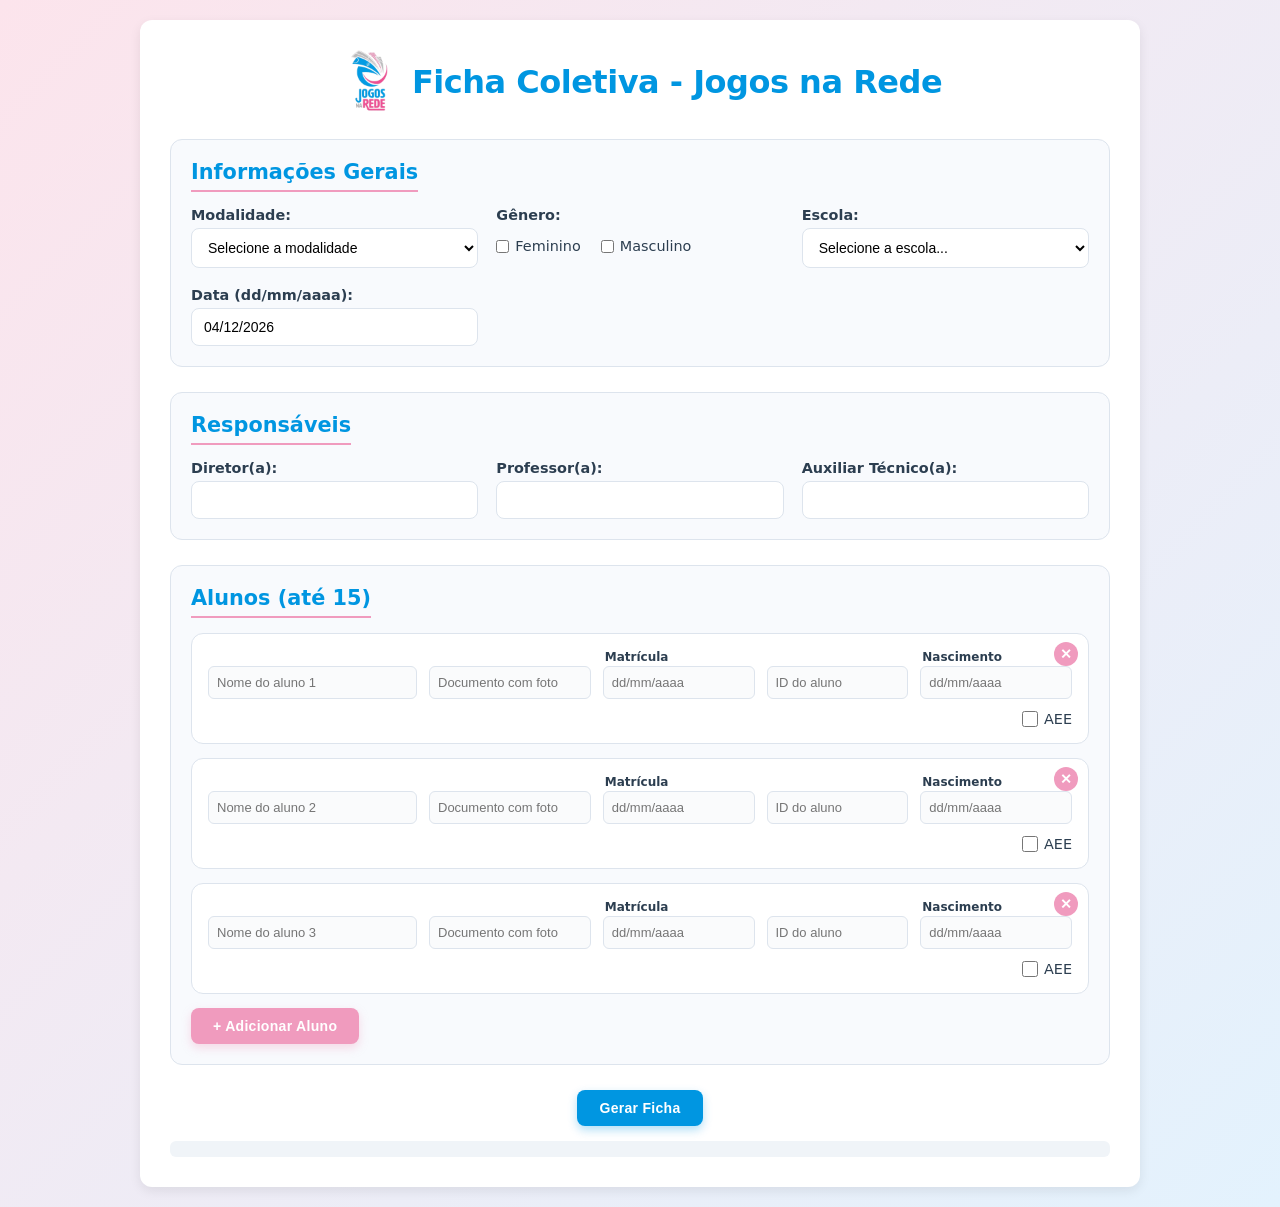
<file: index.html>
<!DOCTYPE html>
<html lang="pt-br">
<head>
    <meta charset="UTF-8">
    <meta name="viewport" content="width=device-width, initial-scale=1.0">
    <title>Jogos na Rede - SRE Afonso Cláudio</title>
    <link rel="stylesheet" href="css/style.css">
    <link rel="manifest" href="manifest.json">
    <meta name="theme-color" content="#2c3e50">
    <link rel="icon" type="image/png" sizes="32x32" href="icons/icon-32x32.png">
</head>
<body>
    <div class="container">
        <h1 class="header-titulo">
          <span class="header-texto">Ficha Coletiva - Jogos na Rede</span>
          <img src="icons/icon-192x192.png" alt="Ícone" class="header-icone">
        </h1>

        <form id="form-ficha" novalidate>
            <!-- Fichas salvas na planilha (aparece depois de escolher a escola) -->
            <section class="form-section" id="secao-fichas-salvas" style="display: none;">
                <h2>Fichas salvas desta escola</h2>
                <div class="form-group">
                    <label for="select-fichas-salvas">Escolha uma ficha já gerada para editar:</label>
                    <select id="select-fichas-salvas"></select>
                </div>
                <div style="display: flex; gap: 10px; flex-wrap: wrap; margin-top: 12px;">
                    <button type="button" id="btn-carregar-ficha" class="btn btn-primary">✏️ Carregar para editar</button>
                    <button type="button" id="btn-excluir-ficha" class="btn btn-secondary">Excluir</button>
                </div>
            </section>

            <!-- Dados Gerais -->
            <section class="form-section">
                <h2>Informações Gerais</h2>
                <div class="form-grid">
                    <div class="form-group">
                        <label for="modalidade">Modalidade:</label>
                        <select id="modalidade" required></select>
                    </div>
                    <div class="form-group" id="grupo-submodalidade" style="display: none;">
                        <label for="submodalidade">Submodalidade (Atletismo):</label>
                        <select id="submodalidade"></select>
                    </div>
                    <div class="form-group check-group">
                        <label>Gênero:</label>
                        <div class="checkbox-group">
                            <label><input type="checkbox" id="genF"> Feminino</label>
                            <label><input type="checkbox" id="genM"> Masculino</label>
                        </div>
                    </div>
                    <div class="form-group">
                        <label for="escola">Escola:</label>
                        <select id="escola" required></select>
                    </div>
                    <div class="form-group">
                        <label for="data">Data (dd/mm/aaaa):</label>
                        <input type="text" id="data" readonly>
                    </div>
                </div>
            </section>

            <!-- Responsáveis -->
            <section class="form-section">
                <h2>Responsáveis</h2>
                <div class="form-grid">
                    <div class="form-group">
                        <label for="diretor">Diretor(a):</label>
                        <input type="text" id="diretor" readonly>
                    </div>
                    <div class="form-group">
                        <label for="professor">Professor(a):</label>
                        <input type="text" id="professor" required>
                    </div>
                    <div class="form-group">
                        <label for="auxiliar">Auxiliar Técnico(a):</label>
                        <input type="text" id="auxiliar">
                    </div>
                </div>
            </section>

            <!-- Lista de Alunos -->
            <section class="form-section">
                <h2>Alunos (até 15)</h2>
                <div id="lista-alunos">
                    <!-- As linhas dos alunos serão geradas aqui -->
                </div>
                <button type="button" id="btn-adicionar-aluno" class="btn btn-secondary">+ Adicionar Aluno</button>
            </section>

            <!-- Seção de alunos com separação por gênero (Xadrez e Tênis de Mesa) -->
            <section class="form-section" id="secao-alunos-genero" style="display: none;">
              <h2>Alunos</h2>
              <div class="blocos-genero">
                <div class="bloco-feminino">
                  <h3>Feminino</h3>
                  <div id="lista-feminino"></div>
                  <button type="button" class="btn btn-secondary btn-add-feminino">+ Adicionar Aluna</button>
                </div>
                <div class="bloco-masculino">
                  <h3>Masculino</h3>
                  <div id="lista-masculino"></div>
                  <button type="button" class="btn btn-secondary btn-add-masculino">+ Adicionar Aluno</button>
                </div>
              </div>
            </section>

            <!-- Ações -->
            <div class="acoes-finais">
                <button type="submit" id="btn-gerar" class="btn btn-primary">Gerar Ficha</button>
                <div id="status-mensagem" class="status"></div>
            </div>
        </form>
    </div>

    <script src="js/app.js"></script>
    <script>
        // Registro do Service Worker (para PWA)
        if ('serviceWorker' in navigator) {
            window.addEventListener('load', () => {
                navigator.serviceWorker.register('./sw.js')
                    .then(reg => console.log('Service Worker registrado'))
                    .catch(err => console.error('Falha no Service Worker', err));
            });
        }
    </script>
</body>
</html>
</file>
<file: css/style.css>
/* =============================================
   Ficha Coletiva Escolar – Tema Vibrante
   Cores: #0096E1 (azul), #FFFFFF (branco), #F09BBE (rosa)
   ============================================= */

:root {
    --cor-azul: #0096E1;
    --cor-branco: #FFFFFF;
    --cor-rosa: #F09BBE;
    --cor-texto: #2c3e50;
    --cor-fundo: #f0f4f8;
    --cor-borda: #dde4ed;
    --sombra-suave: 0 4px 12px rgba(0, 0, 0, 0.08);
    --sombra-hover: 0 6px 20px rgba(0, 150, 225, 0.2);
    --radius: 12px;
    --transition: 0.25s ease;
}

* {
    box-sizing: border-box;
    margin: 0;
    padding: 0;
}

body {
    font-family: 'Segoe UI', system-ui, -apple-system, sans-serif;
    background: linear-gradient(135deg, #fce4ec 0%, #e3f2fd 100%);
    display: flex;
    justify-content: center;
    padding: 20px;
    min-height: 100vh;
}

.container {
    max-width: 1000px;
    width: 100%;
    background: var(--cor-branco);
    border-radius: var(--radius);
    box-shadow: var(--sombra-suave);
    padding: 30px;
    transition: var(--transition);
}

/* Cabeçalho com ícone maior e à direita */
h1 {
    color: var(--cor-azul);
    display: flex;
    align-items: center;
    justify-content: center;          /* centraliza o texto */
    gap: 10px;
    margin-bottom: 25px;
    font-size: 2em;
    font-weight: 700;
    letter-spacing: -0.5px;
    text-align: center;
    flex-wrap: wrap;
}

h1 img {
    height: 2.0em;
    width: auto;
    vertical-align: middle;
    order: -1;                       /* imagem antes do texto */
    margin-left: 0;                  /* remove o empurrão para a direita */
}

/* Seções do formulário */
.form-section {
    margin-bottom: 25px;
    padding: 20px;
    background: #f8fafd;
    border-radius: var(--radius);
    border: 1px solid var(--cor-borda);
    transition: var(--transition);
}

.form-section:hover {
    border-color: var(--cor-azul);
    box-shadow: var(--sombra-hover);
}

h2 {
    color: var(--cor-azul);
    margin-bottom: 15px;
    font-size: 1.3em;
    font-weight: 600;
    border-bottom: 2px solid var(--cor-rosa);
    padding-bottom: 6px;
    display: inline-block;
}

/* Grid para campos gerais */
.form-grid {
    display: grid;
    grid-template-columns: repeat(auto-fit, minmax(230px, 1fr));
    gap: 18px;
}

.form-group {
    display: flex;
    flex-direction: column;
}

.form-group label {
    margin-bottom: 5px;
    font-weight: 600;
    color: var(--cor-texto);
    font-size: 0.9em;
}

.form-group input,
.form-group select {
    padding: 10px 12px;
    border: 1px solid var(--cor-borda);
    border-radius: 8px;
    font-size: 14px;
    transition: var(--transition);
    background: var(--cor-branco);
    outline: none;
}

.form-group input:focus,
.form-group select:focus {
    border-color: var(--cor-azul);
    box-shadow: 0 0 0 3px rgba(0, 150, 225, 0.15);
}

/* Gênero (checkboxes) */
.check-group .checkbox-group {
    display: flex;
    gap: 20px;
    padding: 10px 0;
    align-items: center;
}

.checkbox-group label {
    display: flex;
    align-items: center;
    gap: 6px;
    font-weight: 500;
    cursor: pointer;
}

/* Linha de aluno – layout flexível */
.aluno-linha {
    display: flex;
    flex-wrap: wrap;
    gap: 12px;
    align-items: flex-end;
    background: var(--cor-branco);
    border: 1px solid var(--cor-borda);
    border-radius: var(--radius);
    padding: 16px;
    margin-bottom: 14px;
    position: relative;
    transition: var(--transition);
}
.aluno-linha:hover {
    box-shadow: var(--sombra-hover);
    border-color: var(--cor-azul);
}

/* Cada campo (wrapper) */
.campo {
    display: flex;
    flex-direction: column;
    min-width: 0; /* permite encolher */
}
/* Distribuição de larguras */
.campo.nome { flex: 2 1 180px; }
.campo.doc { flex: 1.5 1 140px; }
.campo.data-matricula,
.campo.data-nascimento { flex: 1.5 1 130px; }
.campo.id-aluno { flex: 1.5 1 120px; }
.campo.aee { flex: 1 1 110px; }

/* Label das datas */
.label-data {
    font-size: 0.75em;
    font-weight: 600;
    color: var(--cor-texto);
    margin-bottom: 2px;
    padding-left: 2px;
}

/* Campos internos */
.aluno-linha input,
.aluno-linha select {
    width: 100%;
    padding: 8px;
    border: 1px solid var(--cor-borda);
    border-radius: 6px;
    font-size: 13px;
    background: #fafbfc;
    transition: var(--transition);
}
.aluno-linha input:focus,
.aluno-linha select:focus {
    border-color: var(--cor-rosa);
    box-shadow: 0 0 0 2px rgba(240, 155, 190, 0.2);
}

/* Botão remover (mesma posição absoluta) */
.remover-aluno {
    position: absolute;
    top: 8px;
    right: 10px;
    background: var(--cor-rosa);
    color: white;
    border: none;
    border-radius: 50%;
    width: 24px;
    height: 24px;
    font-size: 14px;
    font-weight: bold;
    cursor: pointer;
    display: flex;
    align-items: center;
    justify-content: center;
    transition: var(--transition);
    z-index: 1;
}
.remover-aluno:hover {
    background: #e080a8;
    transform: scale(1.1);
}

/* Responsividade específica para as linhas */
@media (max-width: 768px) {
    .aluno-linha {
        flex-direction: column;
        align-items: stretch;
    }
    .campo.nome,
    .campo.doc,
    .campo.data-matricula,
    .campo.id-aluno,
    .campo.data-nascimento,
    .campo.aee {
        flex: auto;
        width: 100%;
    }
    .label-data {
        font-size: 0.8em;
    }
    .remover-aluno {
        position: static;
        margin-top: 8px;
        width: auto;
        border-radius: 6px;
        height: auto;
        padding: 6px 12px;
        background: var(--cor-rosa);
        font-size: 13px;
        align-self: flex-end;
    }
}
/* Botões gerais */
.btn {
    padding: 10px 22px;
    border: none;
    border-radius: 8px;
    cursor: pointer;
    font-weight: 600;
    font-size: 14px;
    transition: var(--transition);
    display: inline-flex;
    align-items: center;
    justify-content: center;
    gap: 6px;
    letter-spacing: 0.3px;
}

.btn:active {
    transform: scale(0.96);
}

.btn-primary {
    background: var(--cor-azul);
    color: white;
    box-shadow: 0 4px 10px rgba(0, 150, 225, 0.3);
}

.btn-primary:hover {
    background: #0085cc;
    box-shadow: 0 6px 16px rgba(0, 150, 225, 0.4);
    transform: translateY(-1px);
}

.btn-secondary {
    background: var(--cor-rosa);
    color: white;
    box-shadow: 0 4px 10px rgba(240, 155, 190, 0.35);
}

.btn-secondary:hover {
    background: #e384aa;
    box-shadow: 0 6px 16px rgba(240, 155, 190, 0.45);
    transform: translateY(-1px);
}

/* Ações finais */
.acoes-finais {
    text-align: center;
    margin-top: 25px;
}

.status {
    margin-top: 15px;
    font-weight: 600;
    font-size: 0.95em;
    color: var(--cor-texto);
    padding: 8px;
    border-radius: 6px;
    background: #f0f4f8;
}

.status a {
    color: var(--cor-azul);
    text-decoration: underline;
    font-weight: 600;
}

/* ---------- RESPONSIVIDADE ---------- */
@media (max-width: 768px) {
    .container {
        padding: 20px;
        border-radius: 0;
        box-shadow: none;
    }

    h1 {
        font-size: 1.6em;
    }

    /* Ícone do cabeçalho reduzido em telas menores */
    h1 img {
        height: 1.8em;
    }

    /* Informações Gerais: uma coluna, largura total */
    .form-grid {
        grid-template-columns: 1fr;
        gap: 12px;
    }

    .form-group input,
    .form-group select {
        width: 100%;
        box-sizing: border-box;
        max-width: 100%; /* impede overflow */
    }

    /* Linhas de alunos ficam empilhadas */
    .aluno-linha {
        flex-direction: column;
        align-items: stretch;
    }

    .campo.nome,
    .campo.doc,
    .campo.data-matricula,
    .campo.id-aluno,
    .campo.data-nascimento,
    .campo.aee {
        flex: auto;
        width: 100%;
    }

    .label-data {
        font-size: 0.8em;
    }

    .remover-aluno {
        position: static;
        margin-top: 8px;
        width: auto;
        border-radius: 6px;
        height: auto;
        padding: 6px 12px;
        background: var(--cor-rosa);
        font-size: 13px;
        align-self: flex-end;
    }

    .btn {
        width: 100%;
        justify-content: center;
    }

    .acoes-finais .btn {
        width: auto;
    }
}

/* Extra small (celulares menores) */
@media (max-width: 480px) {
    /* Garante que todos os campos ocupem a tela */
    .form-grid {
        grid-template-columns: 1fr;
    }

    .form-group input,
    .form-group select {
        width: 100%;
        max-width: 100%;
        box-sizing: border-box;
    }

    .aluno-linha {
        flex-direction: column;
    }

    .remover-aluno {
        position: static;
        margin-top: 8px;
        width: auto;
        border-radius: 6px;
        height: auto;
        padding: 6px 12px;
        background: var(--cor-rosa);
        font-size: 13px;
    }

    h1 img {
        height: 1.5em;          /* ainda menor em celulares */
    }
}

/* Checkbox AEE */
.campo.aee {
    justify-content: flex-end;
    align-items: flex-end;
}

.checkbox-aee {
    display: flex;
    align-items: center;
    gap: 6px;
    font-size: 0.9em;
    font-weight: 500;
    color: var(--cor-texto);
    user-select: none;
}

.checkbox-aee input[type="checkbox"] {
    width: 16px;
    height: 16px;
    accent-color: var(--cor-azul);
    cursor: pointer;
    margin: 0;
}

.blocos-genero {
    display: flex;
    gap: 20px;
    flex-wrap: wrap;
}

.bloco-feminino, .bloco-masculino {
    flex: 1;
    min-width: 300px;
    background: #f8fafd;
    border-radius: var(--radius);
    padding: 15px;
}

.bloco-feminino h3, .bloco-masculino h3 {
    color: var(--cor-azul);
    margin-bottom: 10px;
}
</file>
